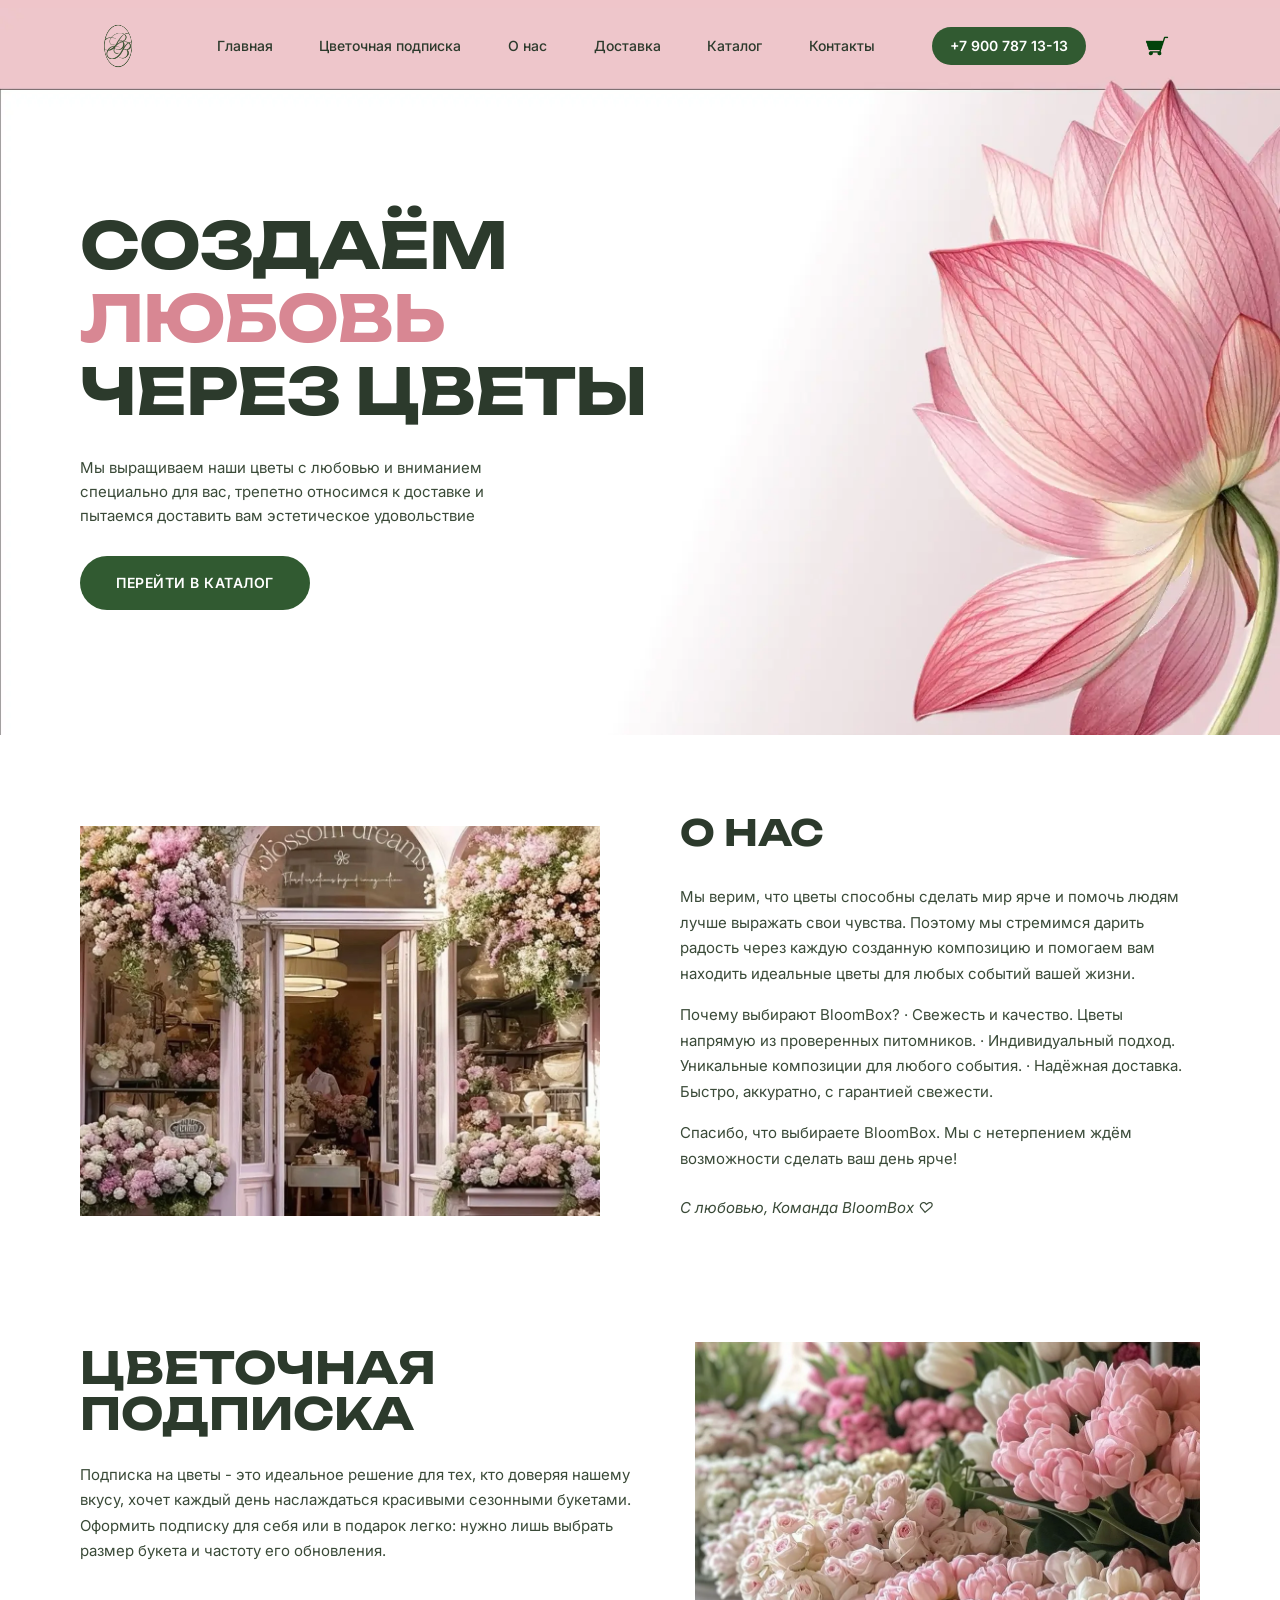
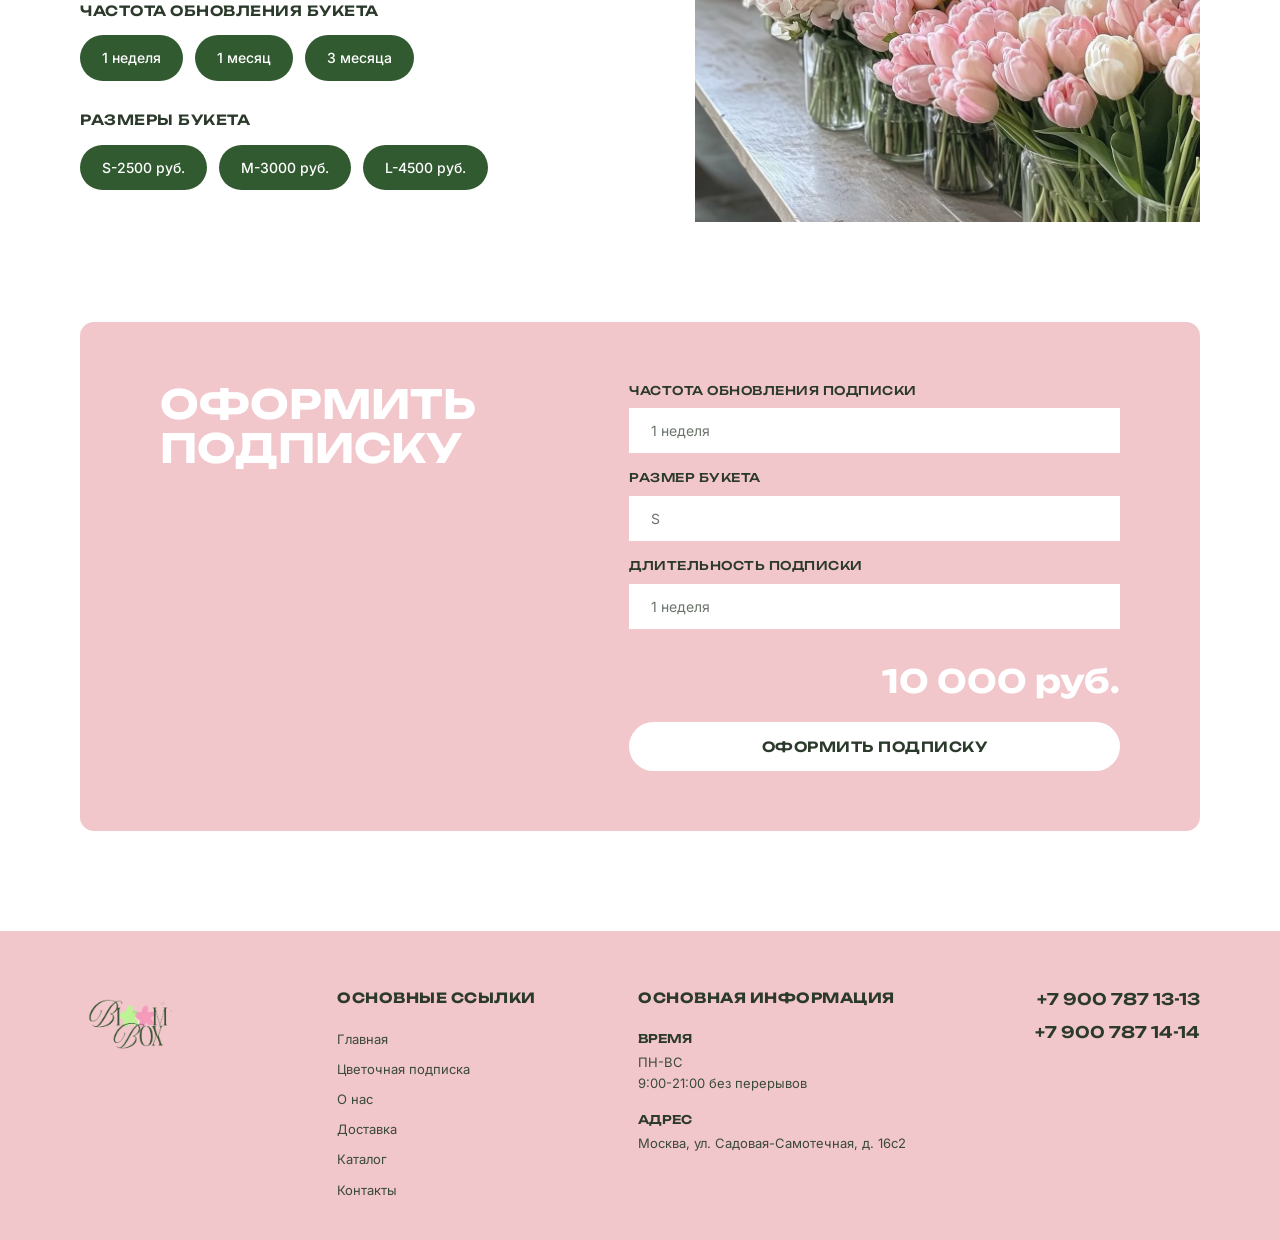
<file: index.html>
<!doctype html>
<html lang="ru">
    <head>
        <meta charset="UTF-8" />
        <meta name="viewport" content="width=device-width, initial-scale=1.0" />
        <title>BloomBox</title>
        <link
            href="https://fonts.googleapis.com/css2?family=Unbounded:wght@500;700;800&amp;family=Inter:wght@300;400;500;600&amp;display=swap"
            rel="stylesheet"
        />
        <link rel="stylesheet" href="css/Style_Flo.css" />
    </head>
    <body>
        <header>
            <div class="header">
                <div class="container">
                    <div class="head">
                        <a href="index.html" class="brand">
                            <img
                                src="/img/IMG_9011-no-bg-preview-carve_photos.png"
                                alt="BloomBox"
                                class="brand-logo"
                            />
                        </a>
                        <div class="nav1">
                            <nav>
                                <a href="index.html" class="nav-link"
                                    >Главная</a
                                >
                                <a href="#subs" class="nav-link"
                                    >Цветочная подписка</a
                                >
                                <a href="#about" class="nav-link">О нас</a>
                                <a href="katalog.html#deliver" class="nav-phone1"
                                >Доставка</a
                            >
                                <a href="katalog.html" class="nav-link"
                                    >Каталог</a
                                >
                                <a href="#contacts" class="nav-link"
                                    >Контакты</a
                                >
                            </nav>
                            <a href="tel:+79007871313" class="cart"
                                >+7 900 787 13-13</a
                            >
                            <a href="#" class="cart-icon" aria-label="Корзина">
                                <img src="img/IMG_6802.PNG" alt="Корзина" />
                            </a>
                        </div>
                    </div>
                    <div class="middle-head">
                        <h1 class="middle-head-title">
                            Создаём <span>любовь</span><br />через цветы
                        </h1>
                    </div>
                    <div class="bottom-head">
                        <p class="bottom-head-text">
                            Мы выращиваем наши цветы с любовью и вниманием
                            специально для вас, трепетно относимся к доставке и
                            пытаемся доставить вам эстетическое удовольствие
                        </p>
                        <a class="bottom-head-zayavka" href="katalog.html">
                            Перейти в каталог
                        </a>
                    </div>
                </div>
            </div>
        </header>
        <main>
            <section class="banner" id="about">
                <div class="container">
                    <div class="banner-wrapper">
                        <div class="banner-images">
                            <img
                                src="img/Flower/IMG_20260512_204857.webp"
                                alt="Цветочный магазин"
                            />
                        </div>
                        <div class="banner-text">
                            <h2 class="banner-title"><span>О нас</span></h2>
                            <p class="banner-disrption">
                                Мы верим, что цветы способны сделать мир ярче и помочь людям лучше выражать свои чувства. Поэтому мы стремимся дарить радость через каждую созданную композицию и помогаем вам находить идеальные цветы для любых событий вашей жизни.
                            </p>
                            <p>
                                Почему выбирают BloomBox?
                                · Свежесть и качество. Цветы напрямую из проверенных питомников.
                                · Индивидуальный подход. Уникальные композиции для любого события.
                                · Надёжная доставка. Быстро, аккуратно, с гарантией свежести.
                            </p>
                            <p>
                                Спасибо, что выбираете BloomBox. Мы с
                                нетерпением ждём возможности сделать ваш день
                                ярче!
                            </p>
                            <p class="banner-sign">
                                С любовью, Команда BloomBox ♡
                            </p>
                        </div>
                    </div>
                </div>
            </section>
            <section class="subs" id="subs">
                <div class="cont">
                    <div class="subs-inner">
                        <div class="subs-text">
                            <h2 class="subs-title">
                                <span>Цветочная подписка</span>
                            </h2>
                            <p class="subs-disrption">
                                Подписка на цветы - это идеальное решение для
                                тех, кто доверяя нашему вкусу, хочет каждый день
                                наслаждаться красивыми сезонными букетами.
                                Оформить подписку для себя или в подарок легко:
                                нужно лишь выбрать размер букета и частоту его
                                обновления.
                            </p>
                            <div class="box">
                                <h4>Частота обновления букета</h4>
                                <div class="box-items">
                                    <div class="item item-1">1 неделя</div>
                                    <div class="item item-2">1 месяц</div>
                                    <div class="item item-3">3 месяца</div>
                                </div>
                            </div>
                            <div class="box-two">
                                <h4>Размеры букета</h4>
                                <div class="box-items">
                                    <div class="item item-1">S-2500 руб.</div>
                                    <div class="item item-2">M-3000 руб.</div>
                                    <div class="item item-3">L-4500 руб.</div>
                                </div>
                            </div>
                        </div>
                        <div class="subs-image">
                            <img
                                src="img/Flower/IMG_20260512_204738.png"
                                alt="Цветочная подписка"
                            />
                        </div>
                    </div>
                </div>
            </section>
            <section class="bilet-section">
                <div class="container">
                    <div class="bilet">
                        <div class="left">
                            <h2 class="bilet-title">Оформить подписку</h2>
                        </div>
                        <div class="right">
                            <p class="bilet-text">Частота обновления подписки</p>
                            <input
                                class="input-bilet"
                                type="search"
                                placeholder="1 неделя"
                            />

                            <p class="bilet-text">Размер букета</p>
                            <input
                                class="input-bilet1"
                                type="search"
                                placeholder="S"
                            />

                            <p class="bilet-text">Длительность подписки</p>
                            <input
                                class="input-bilet1"
                                type="search"
                                placeholder="1 неделя"
                            />

                            <p class="bilet-text1">10 000 руб.</p>
                            <button class="bilet-link">
                                Оформить подписку
                            </button>
                        </div>
                    </div>
                </div>
            </section>
        </main>
        <footer class="footer" id="contacts">
            <div class="container">
                <div class="footer-box">
                    <div class="logof">
                        <a href="index.html" class="brands">
                            <img
                                src="img/IMG_68031.png"
                                alt="BloomBox"
                                class="brand-logo"
                            />
                        </a>
                        
                    </div>
                    <div class="links">
                        <h3 class="footer-title">Основные ссылки</h3>
                        <nav class="footer-nav">
                            <a href="index.html" class="nav-phone">Главная</a>
                            <a href="#subs" class="nav-phone"
                                >Цветочная подписка</a
                            >
                            <a href="#about" class="nav-phone">О нас</a>
                            <a href="katalog.html#deliver" class="nav-phone"
                                >Доставка</a
                            >
                            <a href="katalog.html" class="nav-phone">Каталог</a>
                            <a href="#contacts" class="nav-phone">Контакты</a>
                        </nav>
                    </div>
                    <div class="inform">
                        <h3 class="footer-title">Основная информация</h3>
                        <ul class="footer-list">
                            <li class="footer-list-item">
                                <span>Время</span>
                                ПН-ВС<br />
                                9:00-21:00 без перерывов
                            </li>
                            <li class="footer-list-item">
                                <span>Адрес</span>
                                Москва, ул. Садовая-Самотечная, д. 16с2
                            </li>
                        </ul>
                    </div>
                    <div class="phone">
                        <a href="tel:+79007871313" class="navv-phone"
                            >+7 900 787 13-13</a
                        >
                        <a href="tel:+79007871414" class="navv-phone"
                            >+7 900 787 14-14</a
                        >
                    </div>
                </div>
            </div>
        </footer>
    </body>
</html>
</file>
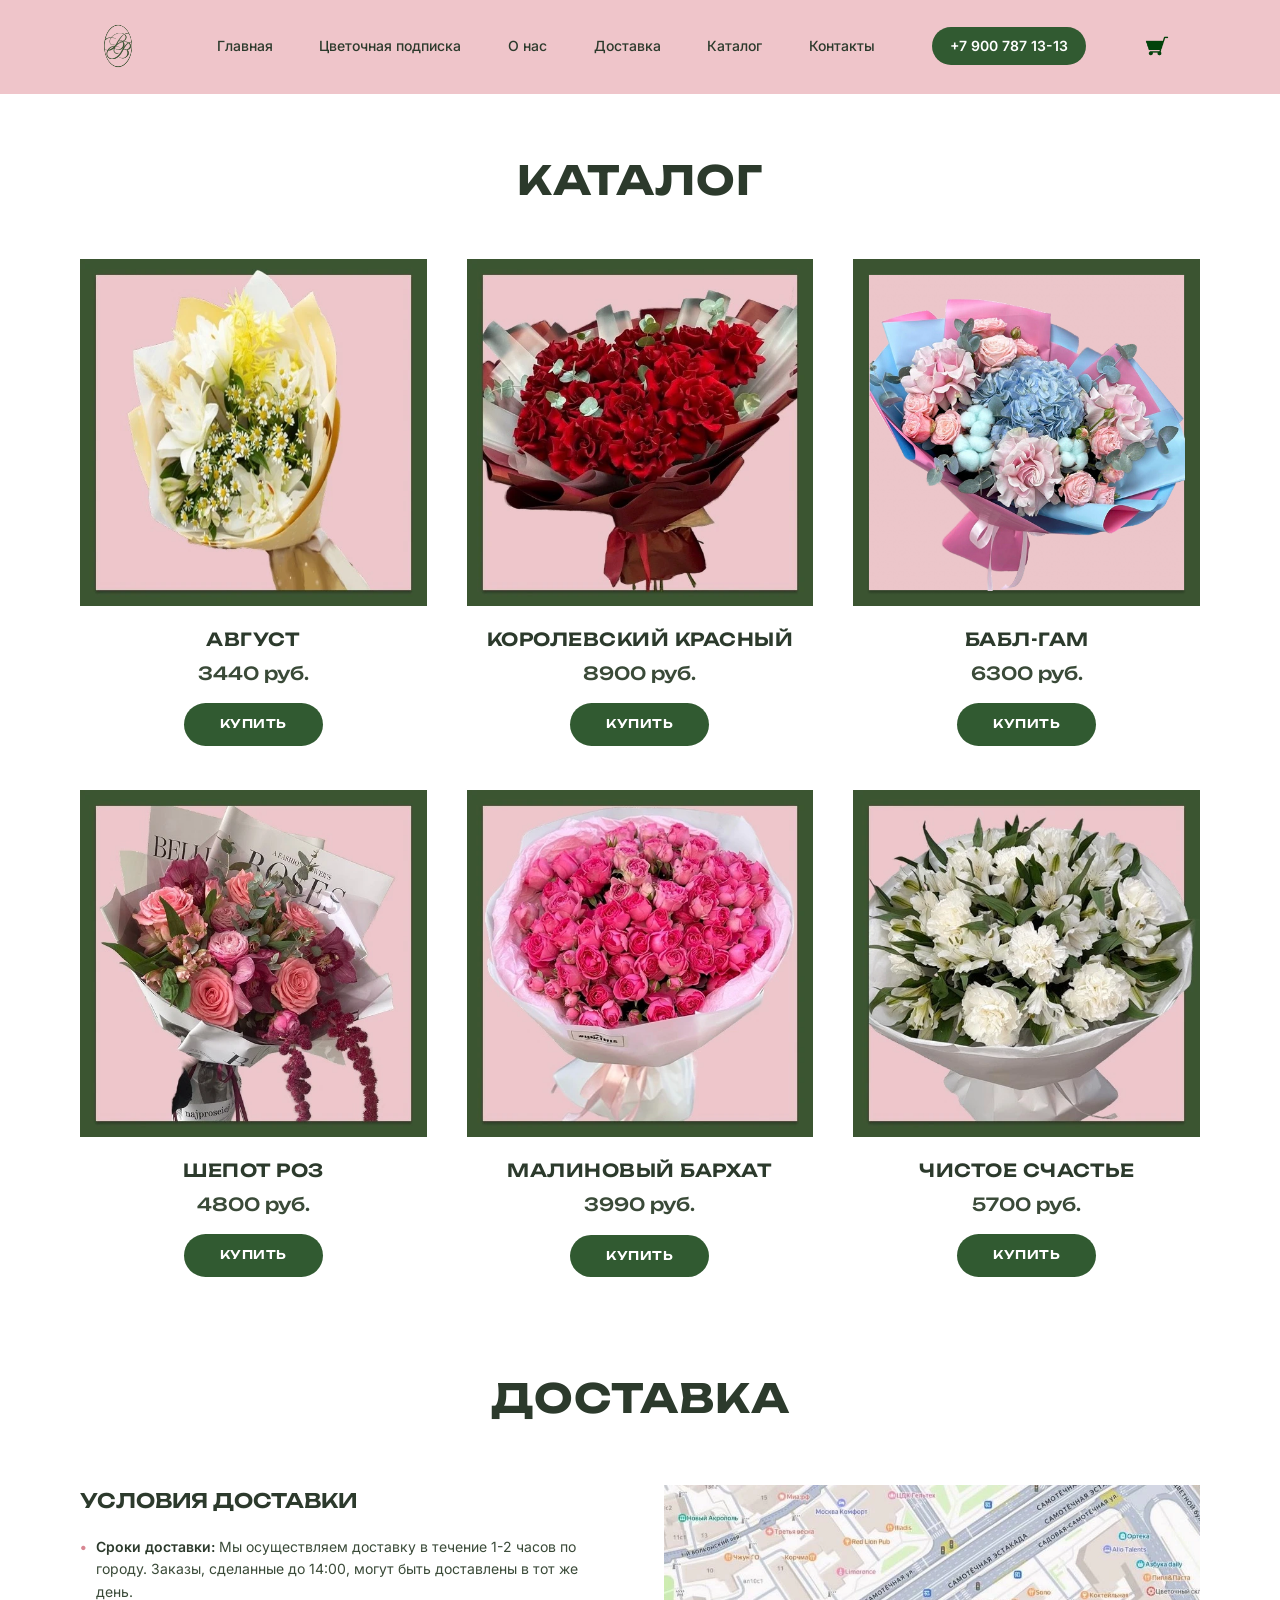
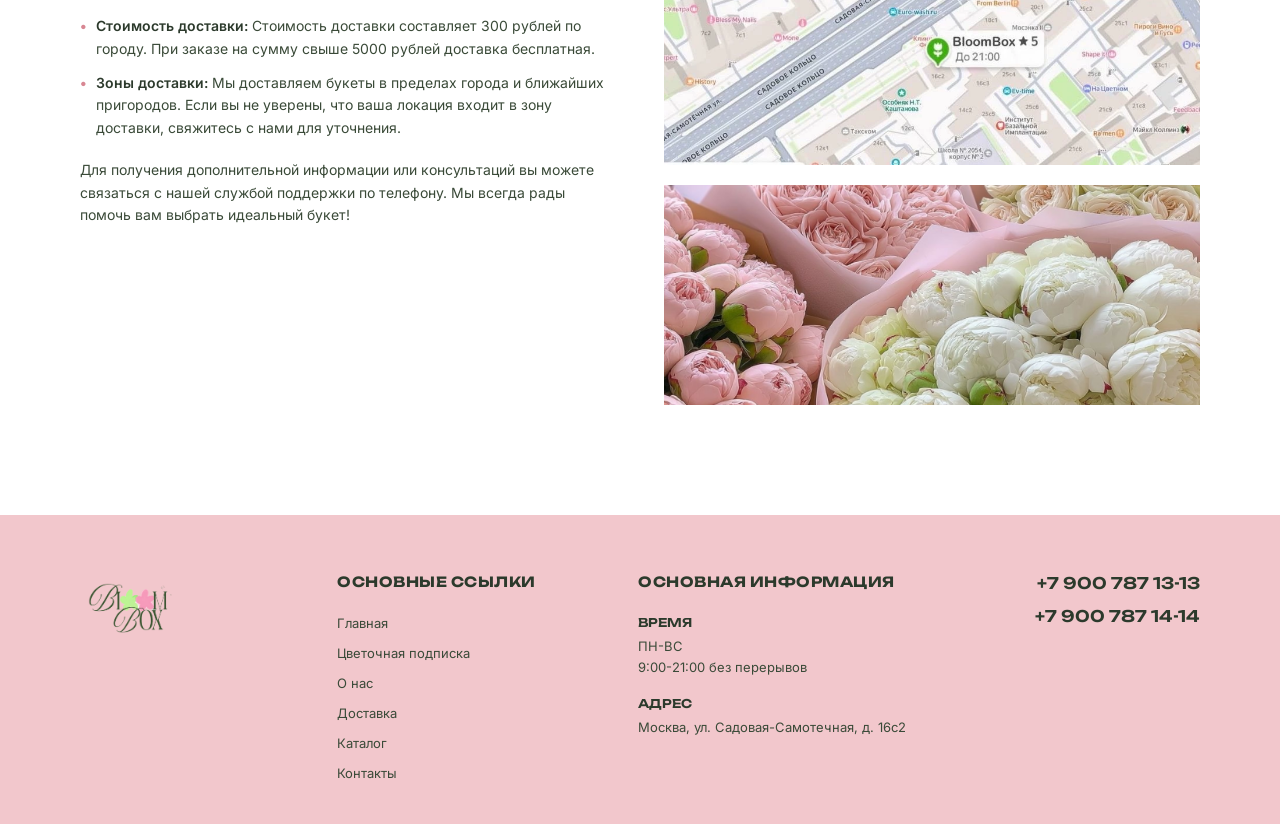
<file: katalog.html>
<!DOCTYPE html>
<html lang="ru">
<head>
    <meta charset="UTF-8">
    <meta name="viewport" content="width=device-width, initial-scale=1.0">
    <title>Каталог</title>
    <link href="https://fonts.googleapis.com/css2?family=Unbounded:wght@500;700;800&amp;family=Inter:wght@300;400;500;600&amp;display=swap" rel="stylesheet">
    <link rel="stylesheet" href="css/Style_Kat.css">
</head>
<body>
    <header>
        <div class="header">
            <div class="container">
                <div class="head">
                    <a href="index.html" class="brand">
                        <img src="/img/IMG_9011-no-bg-preview-carve_photos.png" alt="BloomBox" class="brand-logo">
                    </a>
                    <div class="nav1">
                        <nav>
                            <a href="index.html" class="nav-link">Главная</a>
                            <a href="index.html#subs" class="nav-link">Цветочная подписка</a>
                            <a href="index.html#about" class="nav-link">О нас</a>
                            <a href="#deliver" class="nav-link">Доставка</a>
                            <a href="katalog.html" class="nav-link">Каталог</a>
                            <a href="#contacts" class="nav-link">Контакты</a>
                        </nav>
                        <a href="tel:+79007871313" class="cart">+7 900 787 13-13</a>
                        <a href="#" class="cart-icon" aria-label="Корзина">
                            <img src="img/IMG_6802.PNG" alt="Корзина">
                        </a>
                    </div>
                </div>
            </div>
        </div>
    </header>
    <main>
        <section>
            <div class="container">
                <div class="catalog">
                    <div class="catalog-header">
                        <h2 class="catalog-title">Каталог</h2>
                    </div>
                    <div class="catalog-box">
                        <div class="catalog-box1">
                            <div class="catalog-item">
                                <div class="catalog-img">
                                    <img src="img/Katalog/IMG_20260512_204830.webp" alt="Август">
                                </div>
                                <h3 class="catalog-name">Август</h3>
                                <h4 class="catalog-price">3440 руб.</h4>
                                <a class="btn-link" href="#">Купить</a>
                            </div>
                            <div class="catalog-item">
                                <div class="catalog-img">
                                    <img src="img/Katalog/IMG_20260512_204744.webp" alt="Королевский красный">
                                </div>
                                <h3 class="catalog-name">Королевский красный</h3>
                                <h4 class="catalog-price">8900 руб.</h4>
                                <a class="btn-link" href="#">Купить</a>
                            </div>
                            <div class="catalog-item">
                                <div class="catalog-img">
                                    <img src="img/Katalog/Group_2_2.png" alt="Бабл-гам">
                                </div>
                                <h3 class="catalog-name">Бабл-гам</h3>
                                <h4 class="catalog-price">6300 руб.</h4>
                                <a class="btn-link" href="#">Купить</a>
                            </div>
                        </div>
                        <div class="catalog-box2">
                            <div class="catalog-item">
                                <div class="catalog-img">
                                    <img src="img/Katalog/IMG_20260512_204827.webp" alt="Шепот роз">
                                </div>
                                <h3 class="catalog-name">Шепот роз</h3>
                                <h4 class="catalog-price">4800 руб.</h4>
                                <a class="btn-link" href="#">Купить</a>
                            </div>
                            <div class="catalog-item">
                                <div class="catalog-img">
                                    <img src="img/Katalog/IMG_20260512_204820.webp" alt="Малиновый бархат">
                                </div>
                                <h3 class="catalog-name">Малиновый бархат</h3>
                                <h4 class="catalog-price">3990 руб.</h4>
                                <a class="btn-link" href="#">Купить</a>
                            </div>
                            <div class="catalog-item">
                                <div class="catalog-img">
                                    <img src="img/Katalog/IMG_20260512_204825.webp" alt="Чистое счастье">
                                </div>
                                <h3 class="catalog-name">Чистое счастье</h3>
                                <h4 class="catalog-price">5700 руб.</h4>
                                <a class="btn-link" href="#">Купить</a>
                            </div>
                        </div>
                    </div>
                </div>
            </div>
        </section>
        <section class="deliver" id="deliver">
            <div class="container">
                <div class="deliver-inner">
                    <h2 class="deliver-title"><span>Доставка</span></h2>
                    <div class="deliver-grid">
                        <div class="deliver-text">
                            <h4>Условия доставки</h4>
                            <ul>
                                <li><b>Сроки доставки:</b> Мы осуществляем доставку в течение 1-2 часов по городу. Заказы, сделанные до 14:00, могут быть доставлены в тот же день.</li>
                                <li><b>Стоимость доставки:</b> Стоимость доставки составляет 300 рублей по городу. При заказе на сумму свыше 5000 рублей доставка бесплатная.</li>
                                <li><b>Зоны доставки:</b> Мы доставляем букеты в пределах города и ближайших пригородов. Если вы не уверены, что ваша локация входит в зону доставки, свяжитесь с нами для уточнения.</li>
                            </ul>
                            <p>Для получения дополнительной информации или консультаций вы можете связаться с нашей службой поддержки по телефону. Мы всегда рады помочь вам выбрать идеальный букет!</p>
                        </div>
                        <div class="deliver-media">
                            <div class="deliver-map">
                                <img src="img/Katalog/IMG_20260512_204727.png" alt="Карта доставки">
                            </div>
                            <div class="deliver-photo">
                                <img src="img/Katalog/Pasted Graphic.png" alt="Букет">
                            </div>
                        </div>
                    </div>
                </div>
            </div>
        </section>
    </main>
    <footer class="footer" id="contacts">
        <div class="container">
            <div class="footer-box">
                <div class="logof">
                    <a href="katalog.html" class="brandst">
                            <img
                                src="img/IMG_68031.png"
                                alt="BloomBox"
                                class="brand-logo"
                            />
                        </a>
                </div>
                <div class="links">
                    <h3 class="footer-title">Основные ссылки</h3>
                    <nav class="footer-nav">
                        <a href="index.html" class="nav-phone">Главная</a>
                        <a href="index.html#subs" class="nav-phone">Цветочная подписка</a>
                        <a href="index.html#about" class="nav-phone">О нас</a>
                        <a href="#deliver" class="nav-phone">Доставка</a>
                        <a href="katalog.html" class="nav-phone">Каталог</a>
                        <a href="#contacts" class="nav-phone">Контакты</a>
                    </nav>
                </div>
                <div class="inform">
                    <h3 class="footer-title">Основная информация</h3>
                    <ul class="footer-list">
                        <li class="footer-list-item">
                            <span>Время</span>
                            ПН-ВС<br>
                            9:00-21:00 без перерывов
                        </li>
                        <li class="footer-list-item">
                            <span>Адрес</span>
                            Москва, ул. Садовая-Самотечная, д. 16с2
                        </li>
                    </ul>
                </div>
                <div class="phone">
                    <a href="tel:+79007871313" class="navv-phone">+7 900 787 13-13</a>
                    <a href="tel:+79007871414" class="navv-phone">+7 900 787 14-14</a>
                </div>
            </div>
        </div>
    </footer>
</body>
</html>
</file>
<file: css/Style_Flo.css>
* {
    margin: 0;
    padding: 0;
    box-sizing: border-box;
}

html, body {
    background: #FFFFFF;
    color: #2E2E2E;
    font-family: 'Inter', sans-serif;
    font-size: 16px;
    line-height: 1.55;
}

a {
    text-decoration: none;
    color: inherit;
}

img {
    max-width: 100%;
    display: block;
}

ul {
    list-style: none;
}

button {
    font-family: inherit;
    cursor: pointer;
    border: none;
    background: none;
}

.container {
    max-width: 1200px;
    margin: 0 auto;
    padding: 0 40px;
}

.cont {
    max-width: 1200px;
    margin: 0 auto;
    padding: 0 40px;
}

.header {
    background: #EFC5CA;
    padding: 8px 0 0;
}

.head {
    display: flex;
    align-items: center;
    justify-content: space-between;
    gap: 32px;
    width: 100%;
}

.logo {
    font-family: 'Unbounded', sans-serif;
    font-weight: 800;
    font-size: 22px;
    color: #2C3A2C;
    letter-spacing: 0.5px;
}

.brand {
    display: flex;
    align-items: center;
    flex: 0 0 auto;
}

.brand-logo {
    width: auto;
    height: 76px;
    object-fit: contain;
}

.nav1 {
    display: flex;
    align-items: center;
    justify-content: space-between;
    gap: 28px;
    flex: 1 1 auto;
    min-width: 0;
}

.nav1 nav {
    display: flex;
    align-items: center;
    justify-content: space-evenly;
    gap: 18px;
    flex: 1 1 auto;
}

.nav-link {
    font-size: 14px;
    color: #2C3A2C;
    font-weight: 500;
}

.nav-link:hover {
    color: #D88793;
}

.cart {
    display: inline-flex;
    align-items: center;
    justify-content: center;
    flex: 0 0 auto;
    min-height: 38px;
    font-size: 14px;
    color: #FFFFFF;
    font-weight: 600;
    padding: 8px 18px;
    background: #315A31;
    border-radius: 999px;
}

.cart-icon {
    display: inline-flex;
    align-items: center;
    justify-content: center;
    height: 60px;
    flex: 0 0 auto;
}

.cart-icon img {
    width: auto;
    height: 100%;
    object-fit: contain;
}

.middle-head {
    margin-top: 125px;
    max-width: 720px;
}

.middle-head-title {
    font-family: 'Unbounded', sans-serif;
    font-size: 64px;
    line-height: 1.14;
    font-weight: 700;
    color: #2C3A2C;
    text-transform: uppercase;
    letter-spacing: -1px;
}

.middle-head-title span {
    color: #D88793;
}

.bottom-head {
    margin-top: 28px;
    max-width: 480px;
    padding-bottom: 125px;
    position: relative;
    z-index: 2;
}

.bottom-head-text {
    font-size: 15px;
    color: #3A4A38;
    line-height: 1.6;
    margin-bottom: 28px;
}

.bottom-head-zayavka {
    display: inline-flex;
    align-items: center;
    justify-content: center;
    background: #315A31;
    border-radius: 999px;
    padding: 16px 36px;
    color: #FFFFFF;
    font-weight: 600;
    font-size: 14px;
    letter-spacing: 0.5px;
    text-transform: uppercase;
}

.header .container {
    position: relative;
    background-image: url('../img/Flower/IMG_20260512_204840.webp');
    background-repeat: no-repeat;
    background-position: center top;
    background-size: cover;
    max-width: 100%;
    padding-left: max(40px, calc((100% - 1200px) / 2 + 40px));
    padding-right: max(40px, calc((100% - 1200px) / 2 + 40px));
}

.banner {
    padding: 70px 0 45px;
}

.banner-wrapper {
    display: grid;
    grid-template-columns: 1fr 1fr;
    gap: 80px;
    align-items: center;
}

.banner-images {
    display: block;
}

.banner-images img {
    width: 100%;
    height: 390px;
    object-fit: cover;
}

.banner-title {
    font-family: 'Unbounded', sans-serif;
    font-size: 36px;
    color: #2C3A2C;
    text-transform: uppercase;
    margin-bottom: 24px;
    font-weight: 700;
}

.banner-disrption,
.banner-text p {
    font-size: 15px;
    color: #3A4A38;
    line-height: 1.7;
    margin-bottom: 16px;
}

.banner-sign {
    margin-top: 24px;
    color: #D88793;
    font-style: italic;
}

.subs {
    padding: 60px 0 100px;
}

.subs-inner {
    display: grid;
    grid-template-columns: 1.1fr 1fr;
    gap: 60px;
    align-items: center;
}

.subs-title {
    font-family: 'Unbounded', sans-serif;
    font-size: 44px;
    text-transform: uppercase;
    color: #2C3A2C;
    font-weight: 700;
    margin-bottom: 24px;
    line-height: 1.05;
}

.subs-disrption {
    display: block;
    font-size: 15px;
    color: #3A4A38;
    line-height: 1.7;
    margin-bottom: 36px;
}

.box,
.box-two {
    margin-bottom: 28px;
}

.box h4,
.box-two h4 {
    font-family: 'Unbounded', sans-serif;
    font-size: 14px;
    text-transform: uppercase;
    color: #2C3A2C;
    margin-bottom: 14px;
    font-weight: 600;
    letter-spacing: 0.5px;
}

.box-items {
    display: flex;
    gap: 12px;
    flex-wrap: wrap;
}

.item {
    background: #315A31;
    color: #FFFFFF;
    padding: 12px 22px;
    border-radius: 999px;
    font-size: 14px;
    font-weight: 500;
    cursor: pointer;
}

.item.item-1 {
    background: #315A31;
    color: #FFFFFF;
}

.subs-image img {
    width: 100%;
    height: 480px;
    object-fit: cover;
}

.bilet-section {
    padding: 0 0 100px;
}

.bilet {
    background: #F2C7CC;
    border-radius: 14px;
    padding: 60px 80px;
    display: grid;
    grid-template-columns: 1fr 1.2fr;
    gap: 60px;
    align-items: start;
}

.bilet-title {
    font-family: 'Unbounded', sans-serif;
    font-size: 40px;
    text-transform: uppercase;
    color: #FFFFFF;
    font-weight: 700;
    line-height: 1.1;
}

.bilet-text {
    font-family: 'Unbounded', sans-serif;
    font-size: 12px;
    text-transform: uppercase;
    color: #2C3A2C;
    margin-bottom: 8px;
    margin-top: 16px;
    letter-spacing: 0.5px;
    font-weight: 500;
}

.bilet-text:first-child {
    margin-top: 0;
}

.input-bilet,
.input-bilet1 {
    width: 100%;
    background: #FFFFFF;
    border: none;
    border-radius: 0;
    padding: 14px 22px;
    font-family: inherit;
    font-size: 14px;
    color: #2C3A2C;
    outline: none;
}

.input-bilet::placeholder,
.input-bilet1::placeholder {
    color: #2C3A2C;
    opacity: 0.7;
}

.bilet-text1 {
    margin-top: 28px;
    font-family: 'Unbounded', sans-serif;
    font-size: 32px;
    color: #FFFFFF;
    font-weight: 700;
    text-align: right;
}

.bilet-link {
    margin-top: 16px;
    width: 100%;
    background: #FFFFFF;
    color: #2C3A2C;
    font-family: 'Unbounded', sans-serif;
    text-transform: uppercase;
    font-size: 14px;
    font-weight: 600;
    padding: 16px;
    border-radius: 999px;
    letter-spacing: 0.5px;
}

.footer {
    background: #F2C7CC;
    padding: 56px 0 40px;
}

.footer-box {
    display: grid;
    grid-template-columns: 1fr 1.2fr 1.4fr 1fr;
    gap: 40px;
    align-items: start;
}

.logof-title {
    font-family: 'Unbounded', sans-serif;
    font-weight: 800;
    font-size: 24px;
    color: #2C3A2C;
}

.footer-title {
    font-family: 'Unbounded', sans-serif;
    text-transform: uppercase;
    font-size: 14px;
    color: #2C3A2C;
    margin-bottom: 20px;
    font-weight: 700;
    letter-spacing: 0.5px;
}

.footer-nav {
    display: flex;
    flex-direction: column;
    gap: 10px;
}

.nav-phone {
    font-size: 13px;
    color: #3A4A38;
}

.footer-list {
    display: flex;
    flex-direction: column;
    gap: 16px;
}

.footer-list-item {
    font-size: 13px;
    color: #3A4A38;
    line-height: 1.6;
}

.footer-list-item span {
    display: block;
    font-family: 'Unbounded', sans-serif;
    font-size: 12px;
    text-transform: uppercase;
    color: #2C3A2C;
    margin-bottom: 4px;
    font-weight: 600;
}

.phone {
    display: flex;
    flex-direction: column;
    gap: 8px;
    text-align: right;
}

.navv-phone {
    font-family: 'Unbounded', sans-serif;
    font-size: 16px;
    color: #2C3A2C;
    font-weight: 600;
    
}
.nav-phone1{
   font-size: 14px;
    color: #2C3A2C;
    font-weight: 500; 
}
.nav-phone1:hover {
    color: #D88793;
}
</file>
<file: css/Style_Kat.css>
* {
    margin: 0;
    padding: 0;
    box-sizing: border-box;
}

html, body {
    background: #FFFFFF;
    color: #2E2E2E;
    font-family: 'Inter', sans-serif;
    font-size: 16px;
    line-height: 1.55;
}

a {
    text-decoration: none;
    color: inherit;
}

img {
    max-width: 100%;
    display: block;
}

ul {
    list-style: none;
}

button {
    font-family: inherit;
    cursor: pointer;
    border: none;
    background: none;
}

.container {
    max-width: 1200px;
    margin: 0 auto;
    padding: 0 40px;
}

.header {
    background: #EFC5CA;
    padding: 8px 0 10px;
}

.head {
    display: flex;
    align-items: center;
    justify-content: space-between;
    gap: 32px;
    width: 100%;
}

.logo {
    font-family: 'Unbounded', sans-serif;
    font-weight: 800;
    font-size: 22px;
    color: #2C3A2C;
    letter-spacing: 0.5px;
}

.brand {
    display: flex;
    align-items: center;
    flex: 0 0 auto;
}

.brand-logo {
    width: auto;
    height: 76px;
    object-fit: contain;
}

.nav1 {
    display: flex;
    align-items: center;
    justify-content: space-between;
    gap: 28px;
    flex: 1 1 auto;
    min-width: 0;
}

.nav1 nav {
    display: flex;
    align-items: center;
    justify-content: space-evenly;
    gap: 18px;
    flex: 1 1 auto;
}

.nav-link {
    font-size: 14px;
    color: #2C3A2C;
    font-weight: 500;
}

.nav-link:hover {
    color: #D88793;
}

.cart {
    display: inline-flex;
    align-items: center;
    justify-content: center;
    flex: 0 0 auto;
    min-height: 38px;
    font-size: 14px;
    color: #FFFFFF;
    font-weight: 600;
    padding: 8px 18px;
    background: #315A31;
    border-radius: 999px;
}

.cart-icon {
    display: inline-flex;
    align-items: center;
    justify-content: center;
    height: 60px;
    flex: 0 0 auto;
}

.cart-icon img {
    width: auto;
    height: 100%;
    object-fit: contain;
}

.catalog {
    padding: 55px 0 45px;
}

.catalog-header {
    text-align: center;
    margin-bottom: 48px;
}

.catalog-title {
    font-family: 'Unbounded', sans-serif;
    font-size: 40px;
    color: #2C3A2C;
    text-transform: uppercase;
    font-weight: 700;
    letter-spacing: 1px;
}

.catalog-box {
    display: flex;
    flex-direction: column;
    gap: 44px;
}

.catalog-box1,
.catalog-box2 {
    display: grid;
    grid-template-columns: repeat(3, 1fr);
    gap: 40px;
}

.catalog-item {
    background: transparent;
    border-radius: 0;
    padding: 0;
    display: flex;
    flex-direction: column;
    align-items: center;
    text-align: center;
}

.catalog-img {
    width: 100%;
    height: auto;
    aspect-ratio: 1 / 1;
    border-radius: 0;
    overflow: hidden;
    margin-bottom: 20px;
    background: transparent;
}

.catalog-img img {
    width: 100%;
    height: 100%;
    object-fit: cover;
}

.catalog-name {
    font-family: 'Unbounded', sans-serif;
    font-size: 18px;
    text-transform: uppercase;
    color: #2C3A2C;
    font-weight: 600;
    margin-bottom: 6px;
    letter-spacing: 0.5px;
}

.catalog-price {
    font-family: 'Unbounded', sans-serif;
    font-size: 18px;
    color: #3A4A38;
    margin-bottom: 16px;
    font-weight: 500;
}

.btn-link {
    background: #315A31;
    color: #FFFFFF;
    font-family: 'Unbounded', sans-serif;
    text-transform: uppercase;
    font-size: 12px;
    font-weight: 600;
    padding: 12px 36px;
    border-radius: 999px;
    letter-spacing: 0.5px;
}

.deliver {
    padding: 45px 0 110px;
}

.deliver-title {
    font-family: 'Unbounded', sans-serif;
    font-size: 40px;
    color: #2C3A2C;
    text-transform: uppercase;
    font-weight: 700;
    text-align: center;
    margin-bottom: 56px;
    letter-spacing: 1px;
}

.deliver-grid {
    display: grid;
    grid-template-columns: 1fr 1fr;
    gap: 48px;
    align-items: start;
}

.deliver-text h4 {
    font-family: 'Unbounded', sans-serif;
    font-size: 20px;
    text-transform: uppercase;
    color: #2C3A2C;
    margin-bottom: 20px;
    font-weight: 600;
}

.deliver-text ul {
    margin-bottom: 20px;
    display: flex;
    flex-direction: column;
    gap: 12px;
}

.deliver-text li {
    font-size: 14px;
    color: #3A4A38;
    line-height: 1.6;
    padding-left: 16px;
    position: relative;
}

.deliver-text li::before {
    content: '•';
    position: absolute;
    left: 0;
    color: #D88793;
    font-weight: bold;
}

.deliver-text li b {
    color: #2C3A2C;
    font-weight: 600;
}

.deliver-text p {
    font-size: 14px;
    color: #3A4A38;
    line-height: 1.6;
    margin-top: 16px;
}

.deliver-media {
    display: grid;
    grid-template-columns: 1fr;
    gap: 20px;
}

.deliver-map {
    border-radius: 0;
    overflow: hidden;
    background: #F1D4CD;
}

.deliver-map img {
    width: 100%;
    height: 280px;
    object-fit: cover;
}

.deliver-photo {
    border-radius: 0;
    overflow: hidden;
}

.deliver-photo img {
    width: 100%;
    height: 220px;
    object-fit: cover;
}

.footer {
    background: #F2C7CC;
    padding: 56px 0 40px;
}

.footer-box {
    display: grid;
    grid-template-columns: 1fr 1.2fr 1.4fr 1fr;
    gap: 40px;
    align-items: start;
}

.logof-title {
    font-family: 'Unbounded', sans-serif;
    font-weight: 800;
    font-size: 24px;
    color: #2C3A2C;
}

.footer-title {
    font-family: 'Unbounded', sans-serif;
    text-transform: uppercase;
    font-size: 14px;
    color: #2C3A2C;
    margin-bottom: 20px;
    font-weight: 700;
    letter-spacing: 0.5px;
}

.footer-nav {
    display: flex;
    flex-direction: column;
    gap: 10px;
}

.nav-phone {
    font-size: 13px;
    color: #3A4A38;
}

.footer-list {
    display: flex;
    flex-direction: column;
    gap: 16px;
}

.footer-list-item {
    font-size: 13px;
    color: #3A4A38;
    line-height: 1.6;
}

.footer-list-item span {
    display: block;
    font-family: 'Unbounded', sans-serif;
    font-size: 12px;
    text-transform: uppercase;
    color: #2C3A2C;
    margin-bottom: 4px;
    font-weight: 600;
}

.phone {
    display: flex;
    flex-direction: column;
    gap: 8px;
    text-align: right;
}

.navv-phone {
    font-family: 'Unbounded', sans-serif;
    font-size: 16px;
    color: #2C3A2C;
    font-weight: 600;
}
</file>
